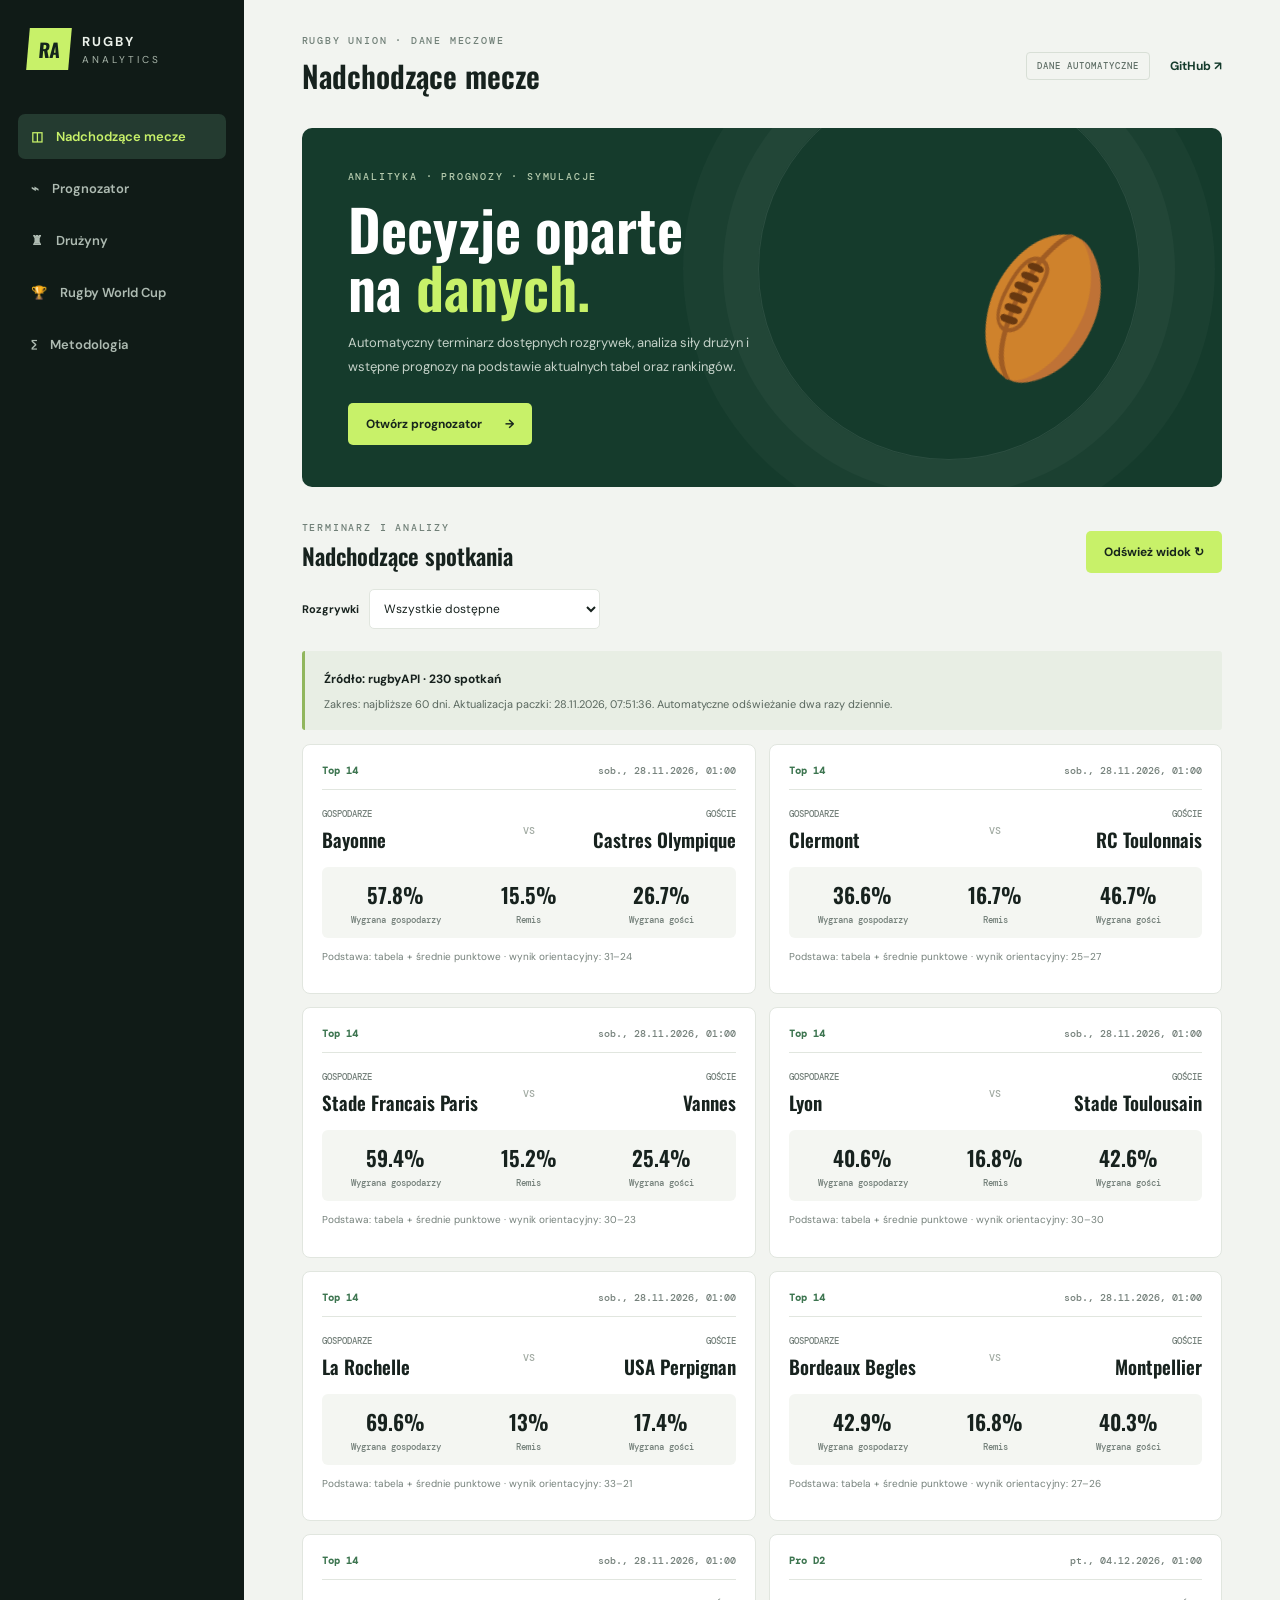
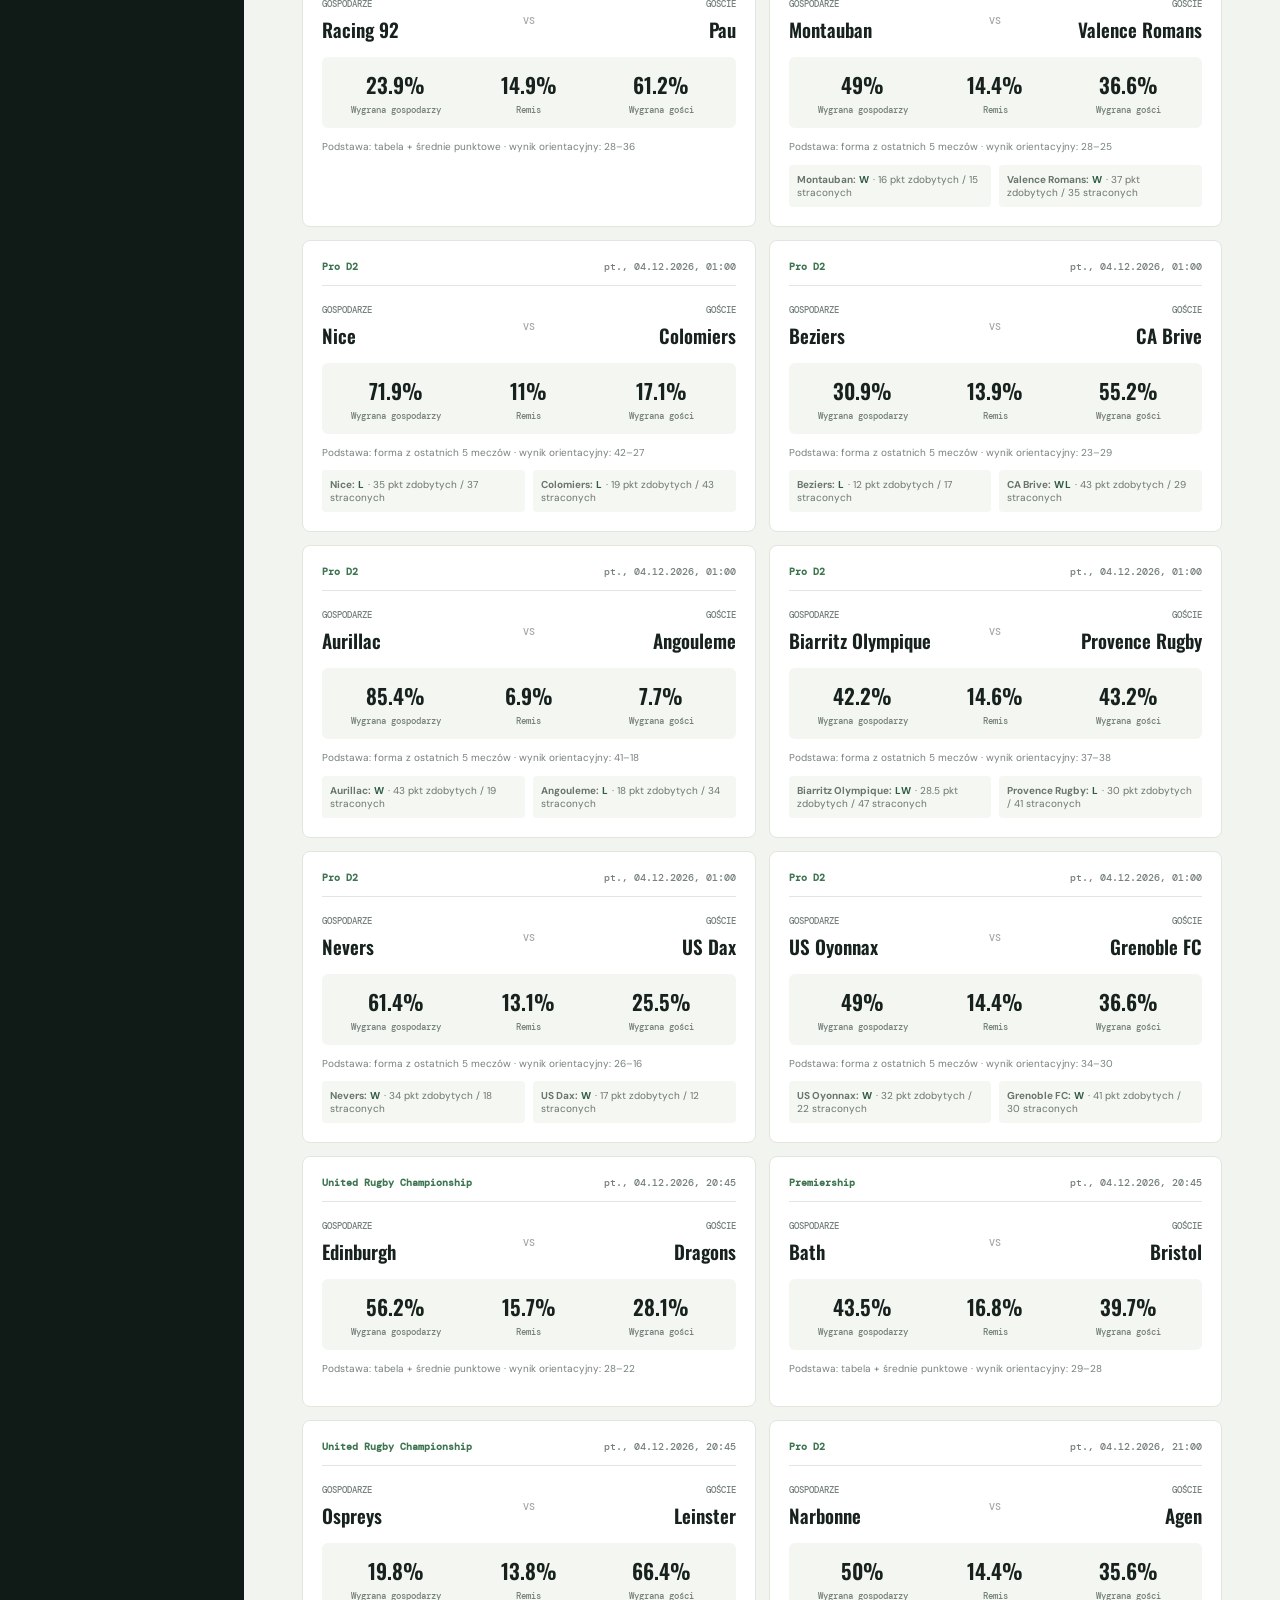
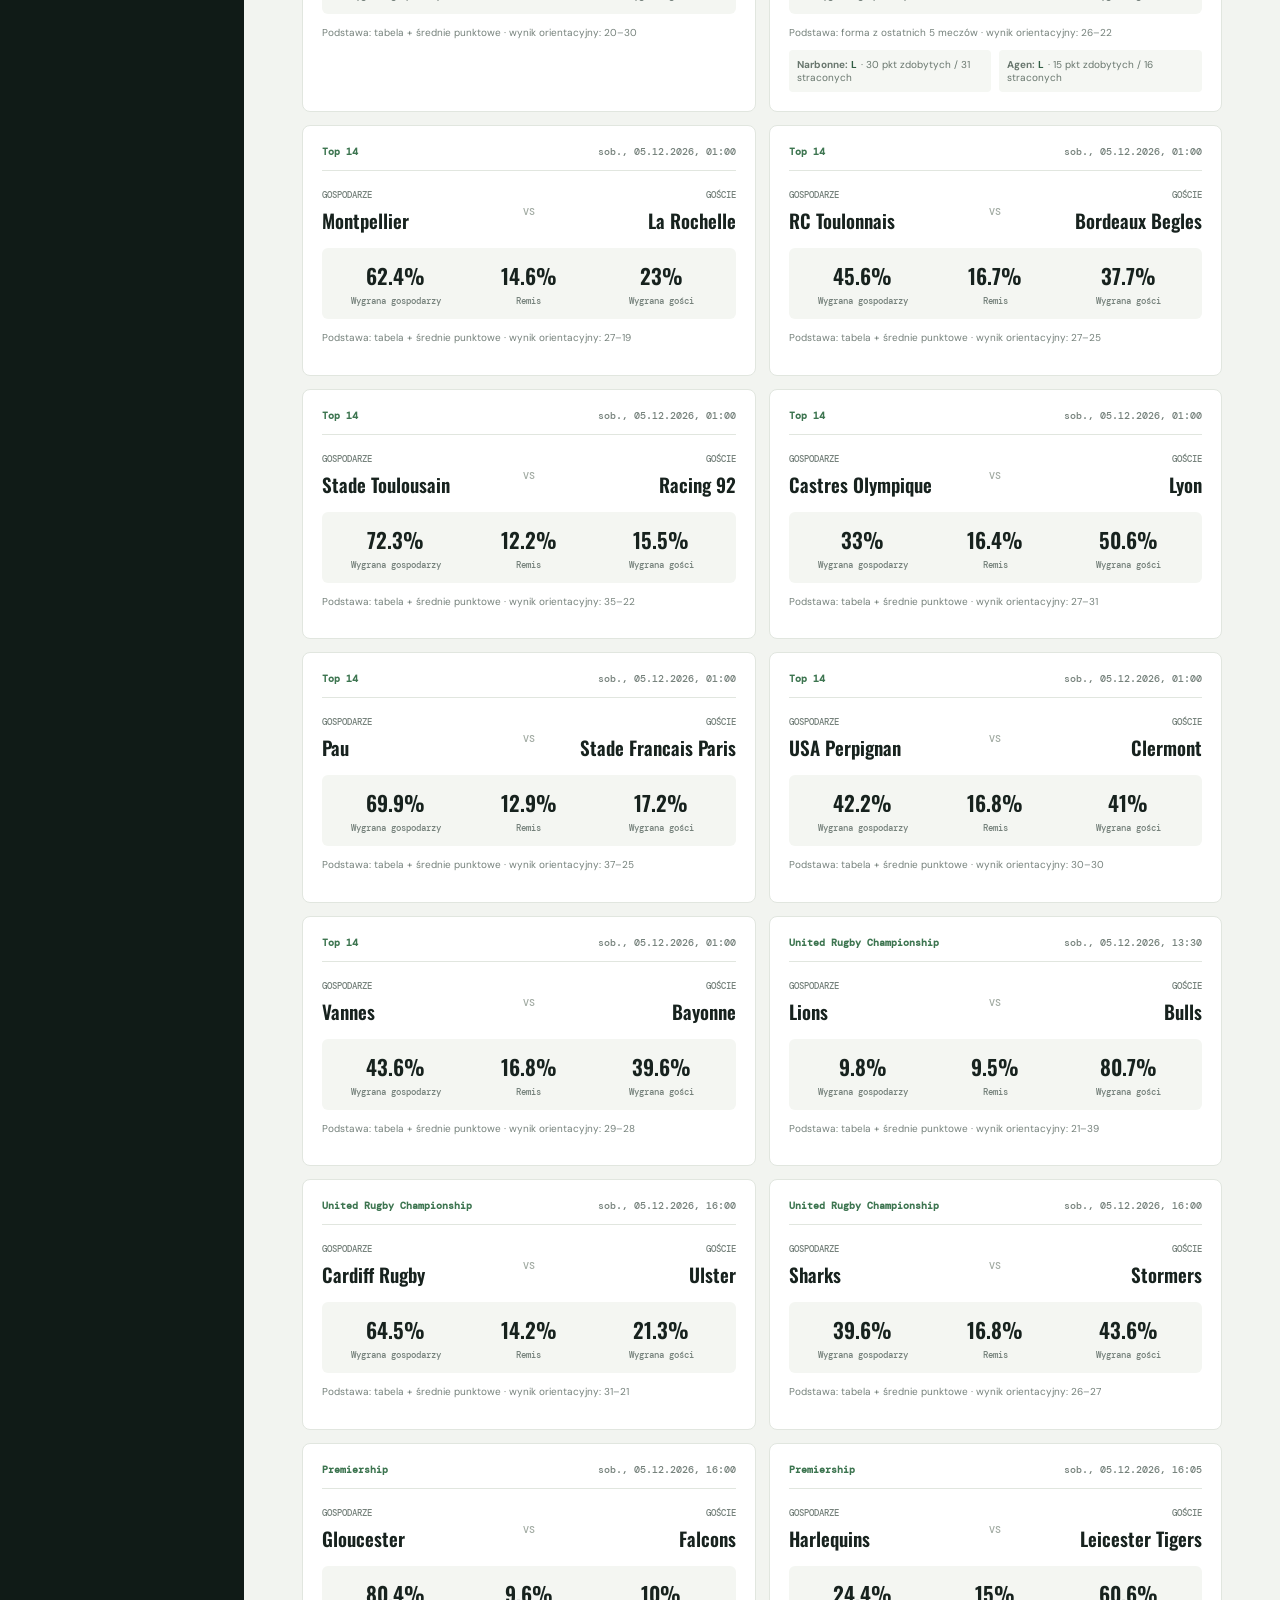
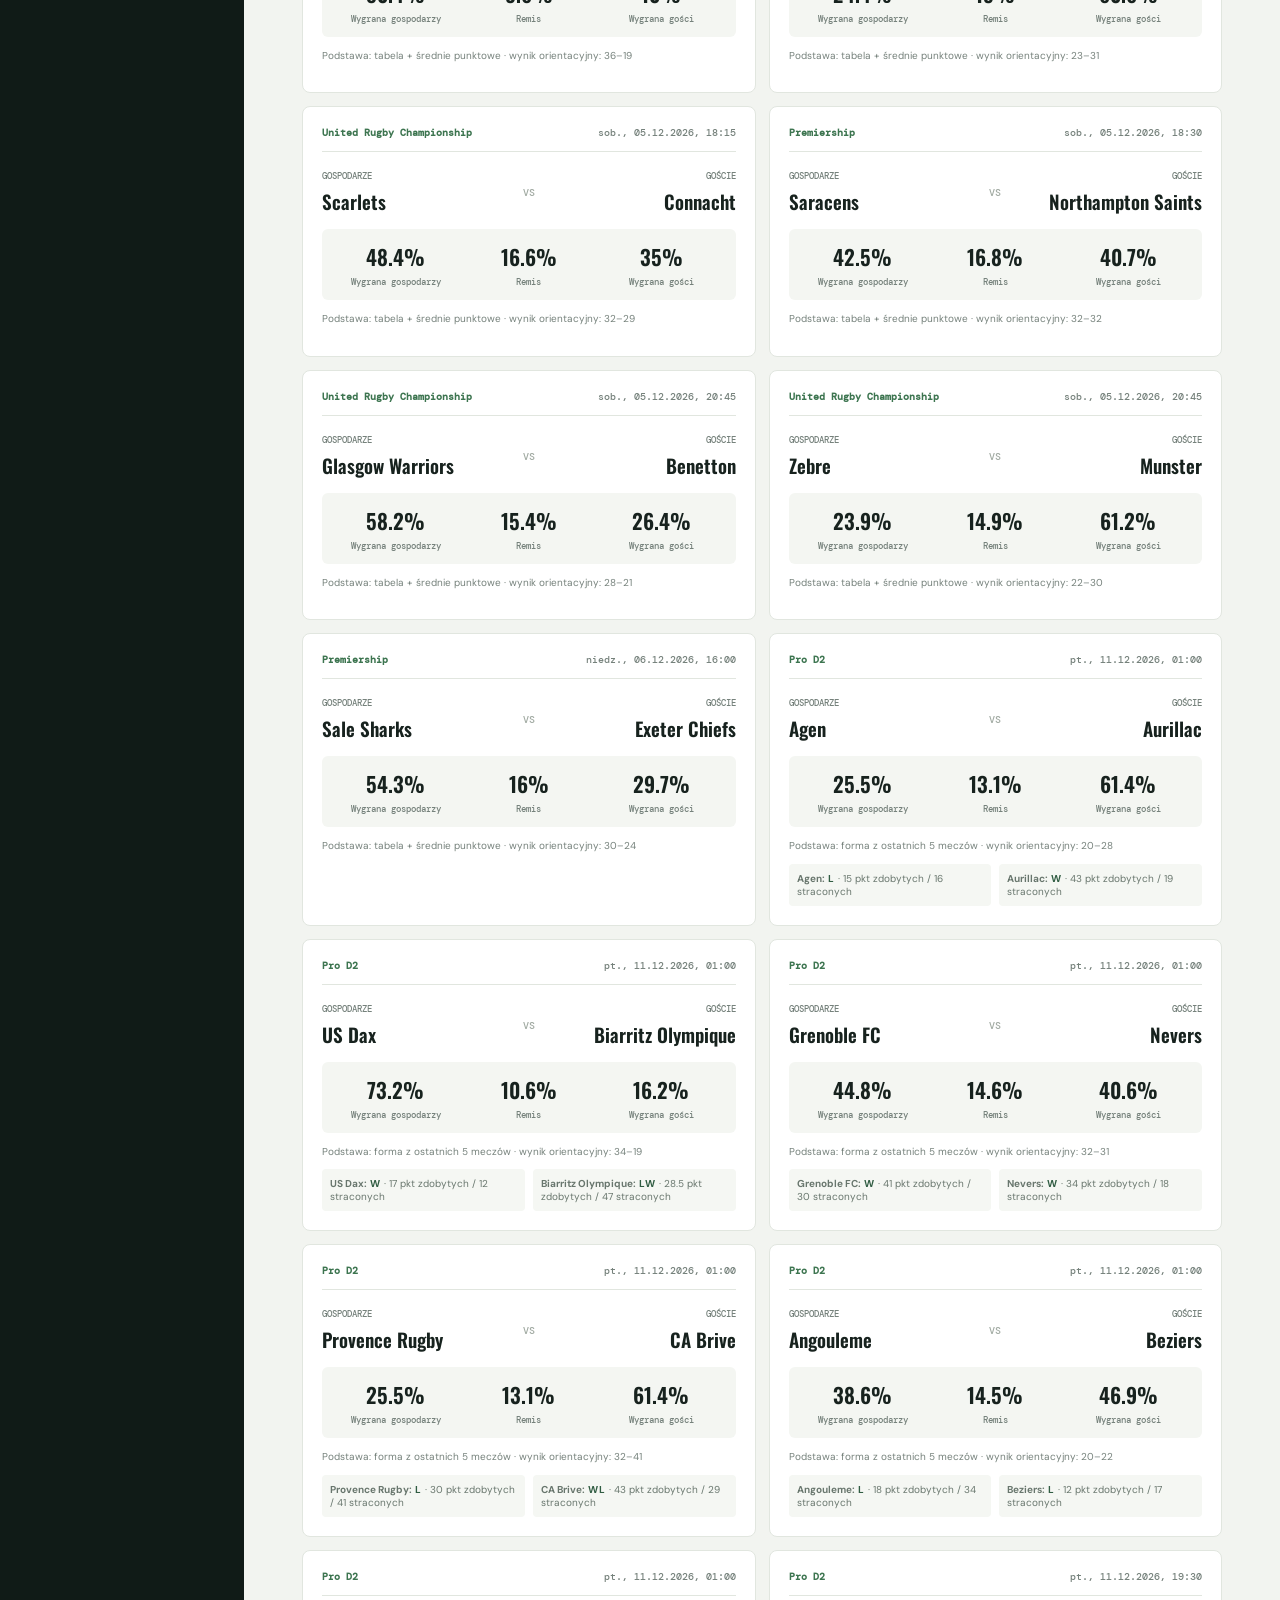
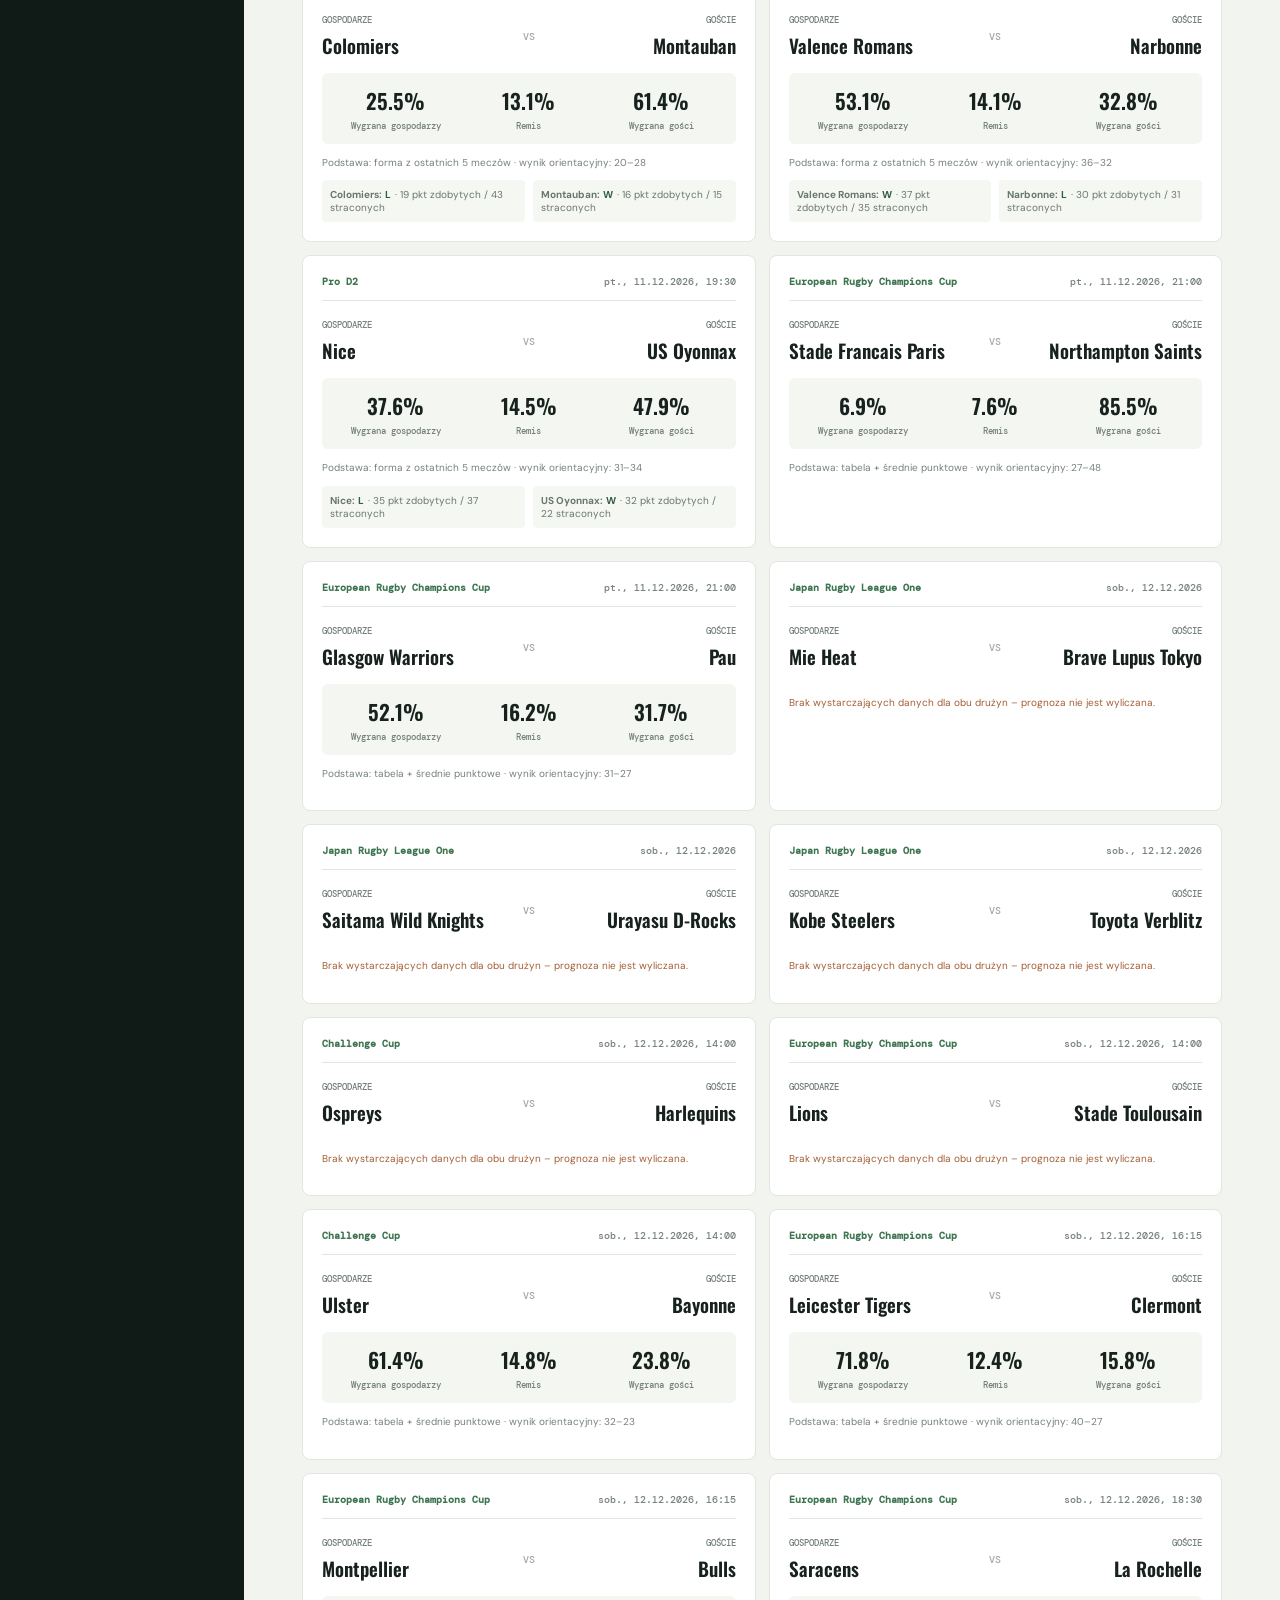
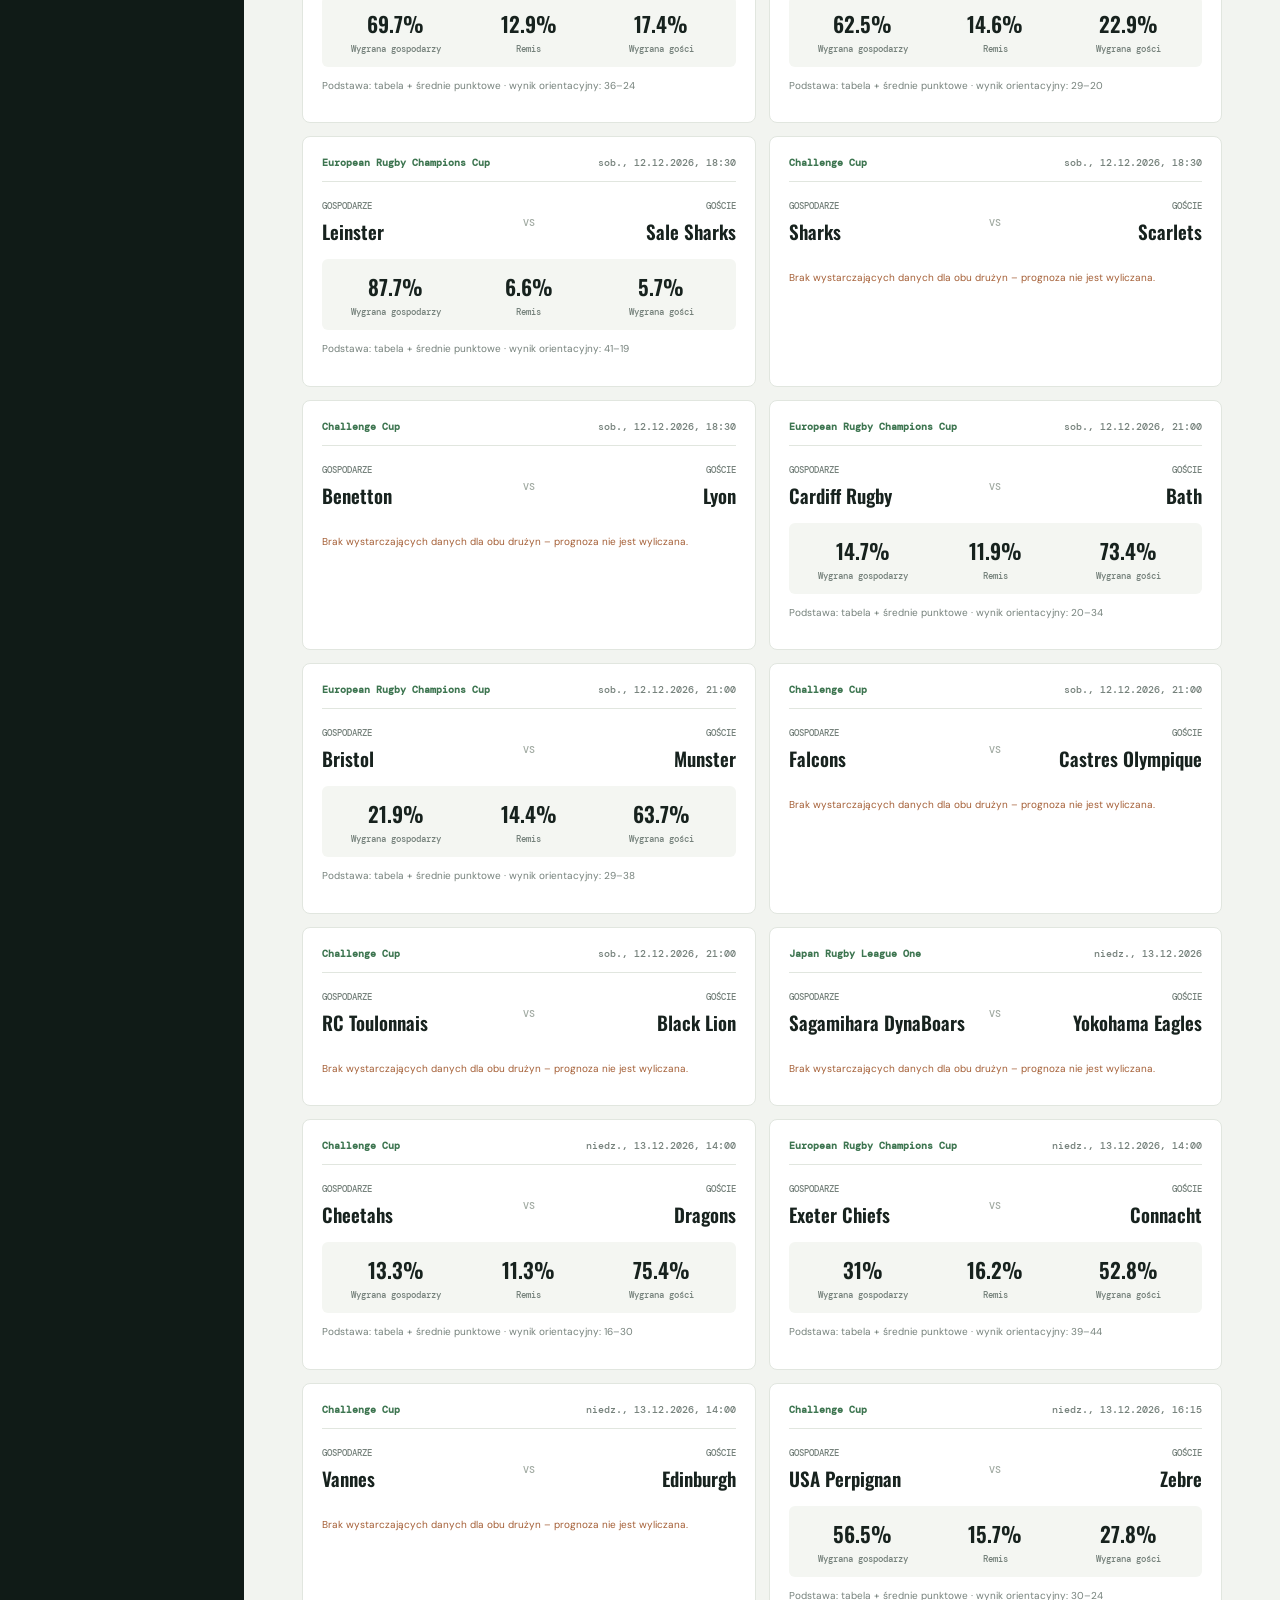
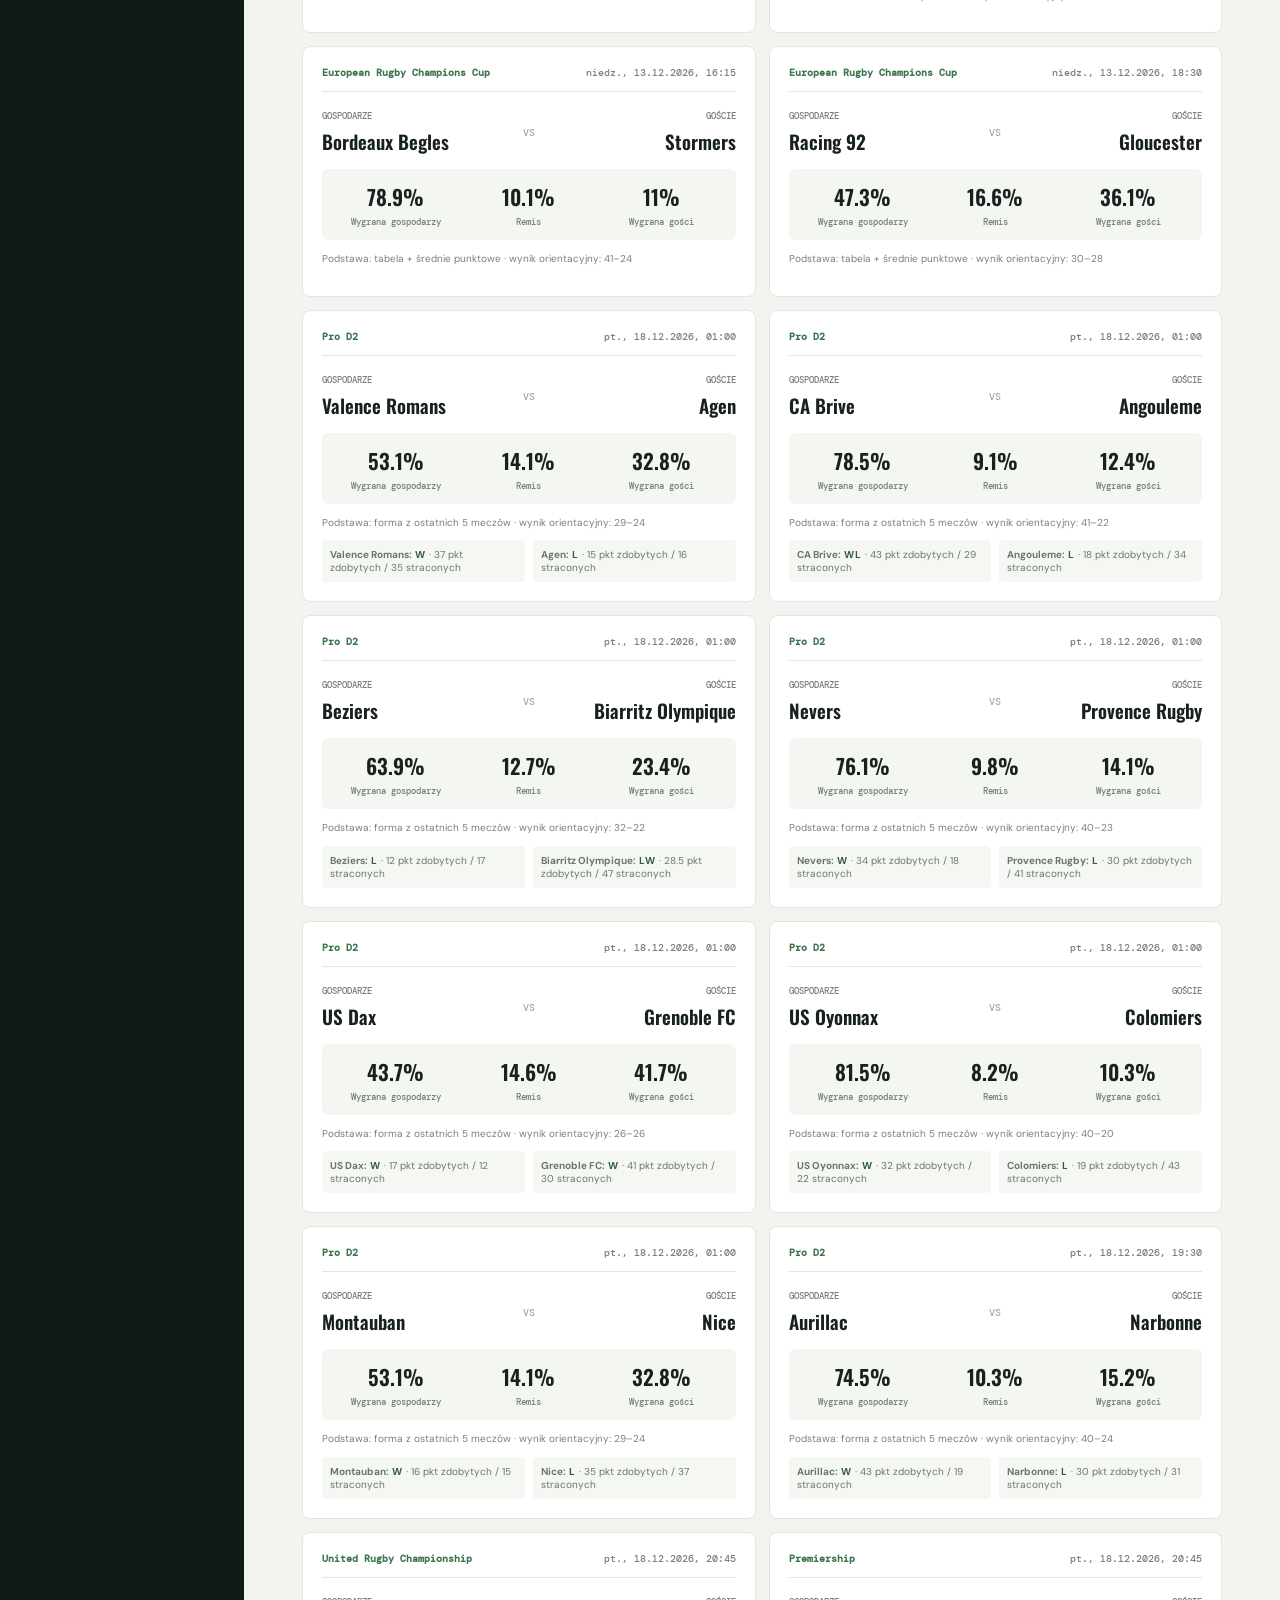
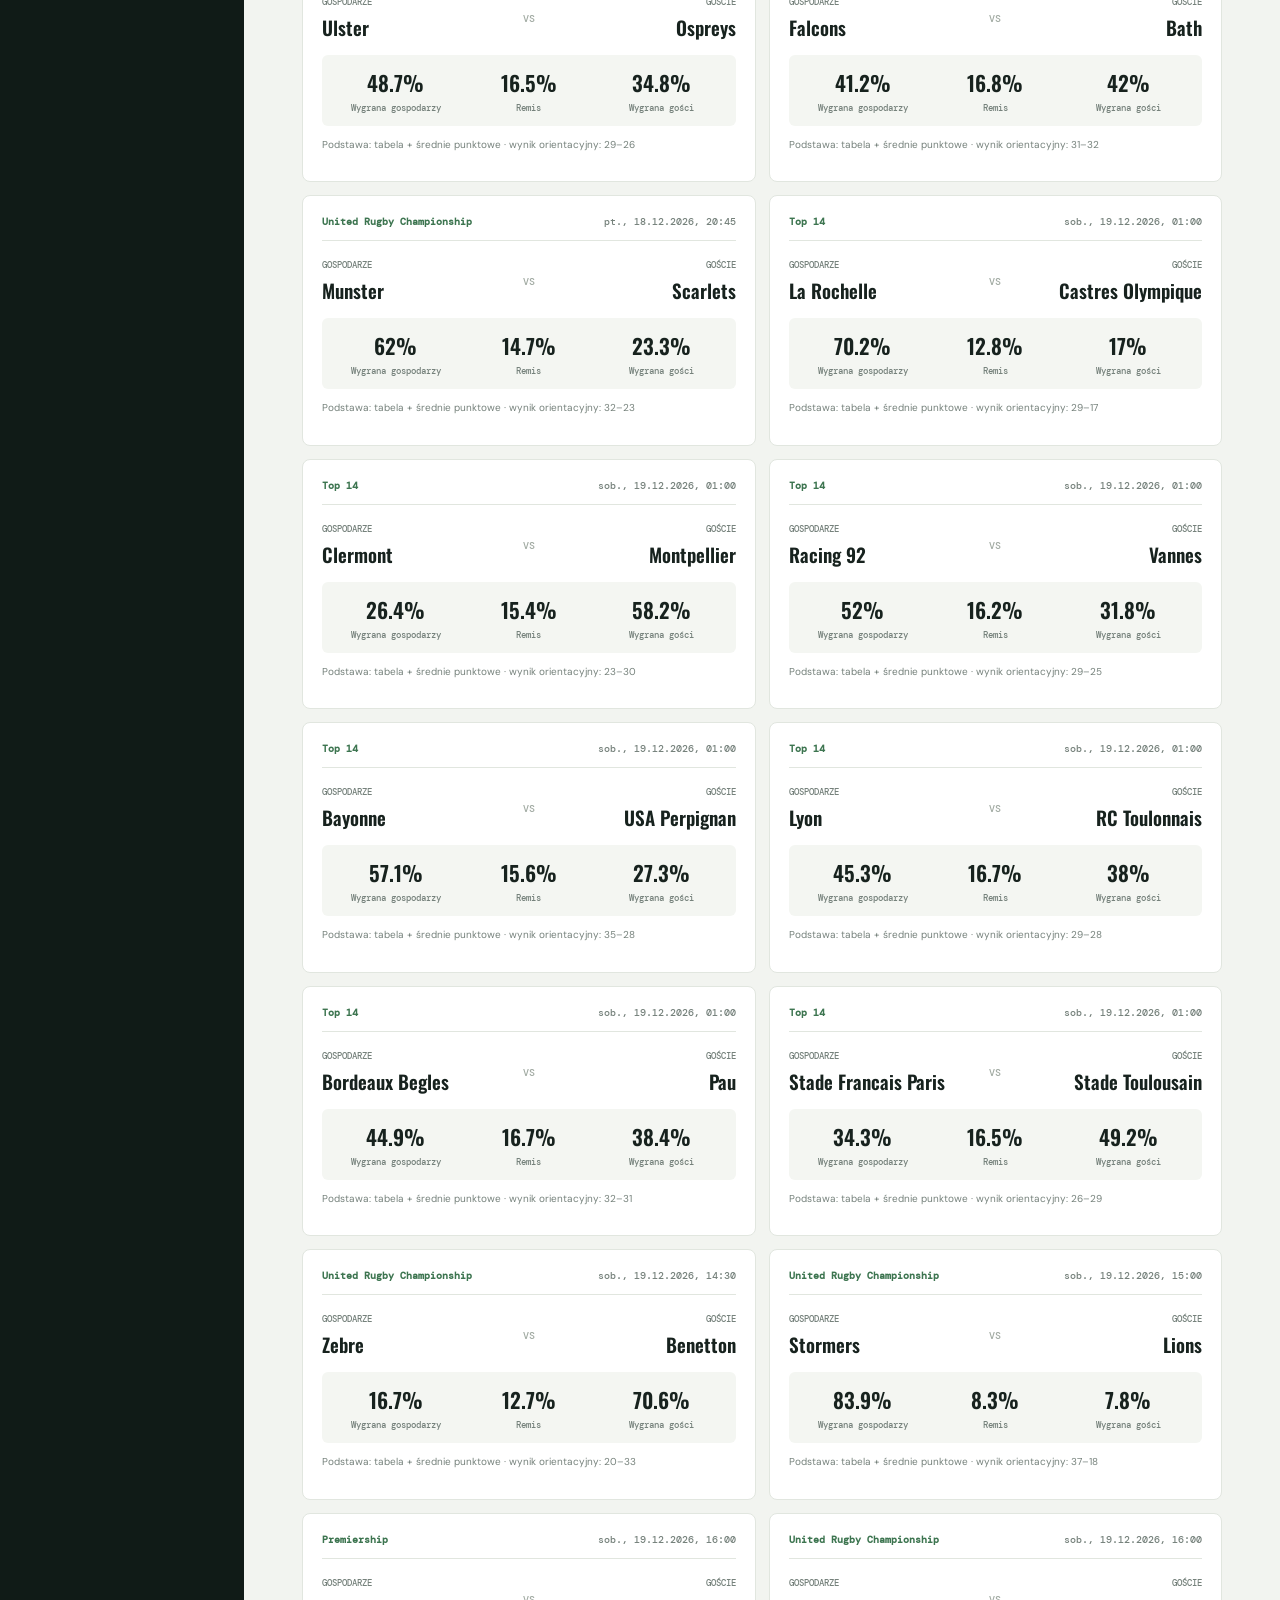
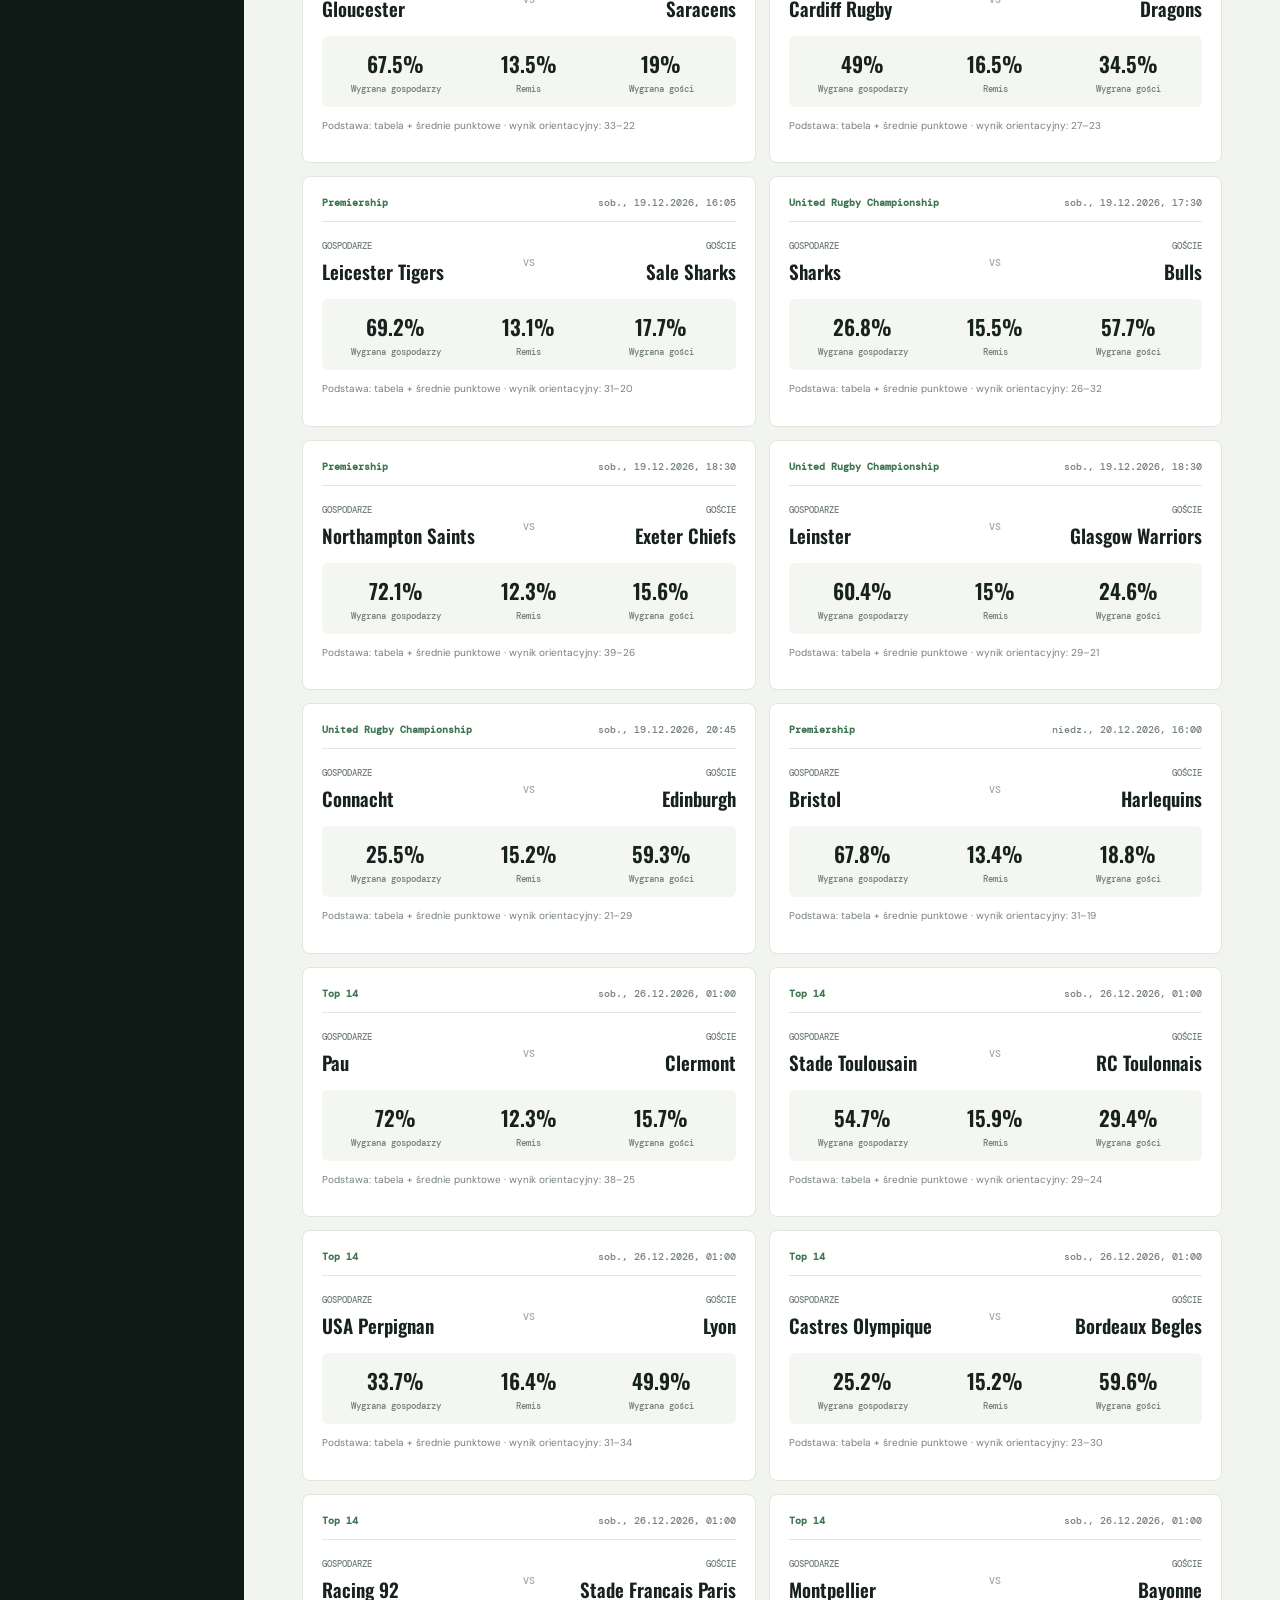
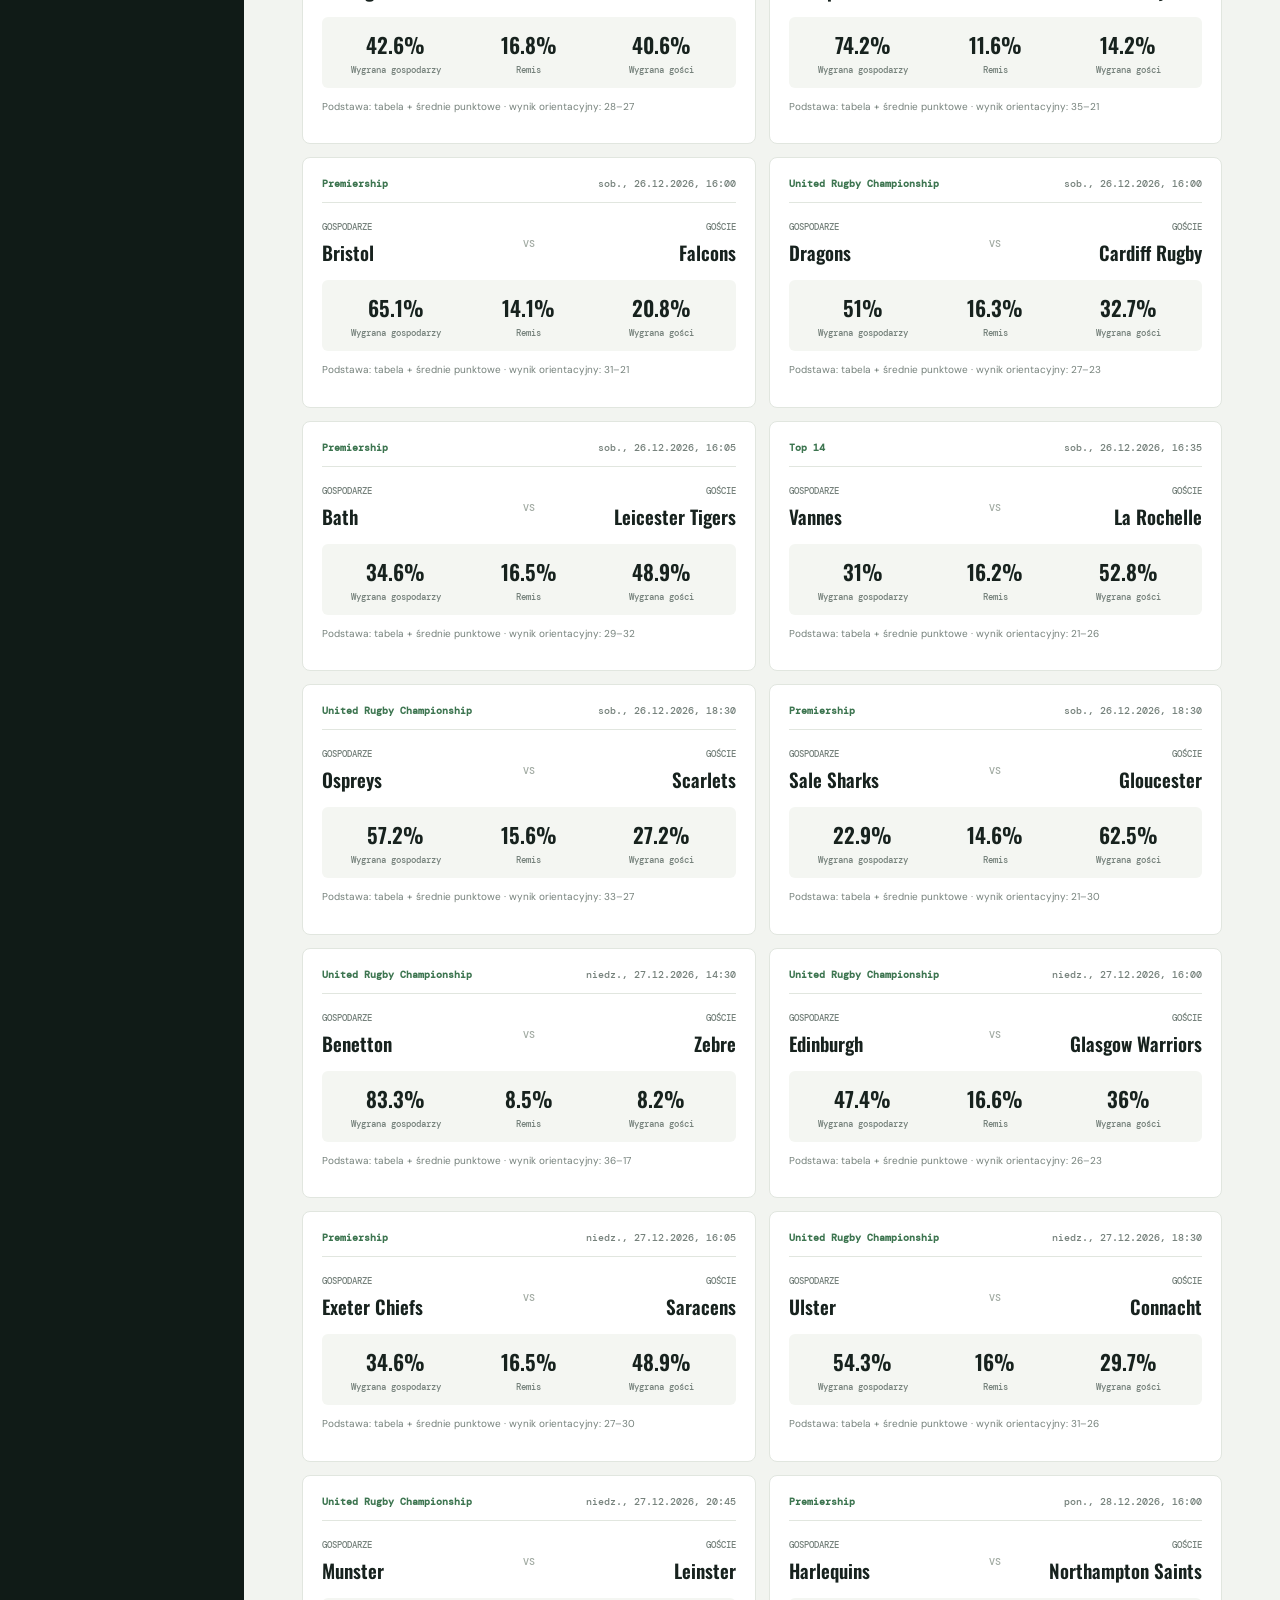
<file: index.html>
<!doctype html>
<html lang="pl"><head><meta charset="utf-8"><meta name="viewport" content="width=device-width,initial-scale=1"><meta name="theme-color" content="#101b18"><title>Rugby Analytics</title><link rel="stylesheet" href="styles.css"></head>
<body><div class="app-shell">
<aside class="sidebar"><div class="brand"><div class="brand-mark">RA</div><div><b>RUGBY</b><span>ANALYTICS</span></div></div><nav id="nav"><button class="nav-item active" data-view="dashboard">◫ <span>Nadchodzące mecze</span></button><button class="nav-item" data-view="predictor">⌁ <span>Prognozator</span></button><button class="nav-item" data-view="teams">♜ <span>Drużyny</span></button><button class="nav-item" data-view="worldcup">🏆 <span>Rugby World Cup</span></button><button class="nav-item" data-view="methodology">∑ <span>Metodologia</span></button></nav><div class="sidebar-bottom"><span class="status-dot"></span> Źródło: rugbyAPI<br><small>Odświeżanie 2 razy dziennie</small></div></aside>
<main class="main"><header class="topbar"><div><div class="eyebrow">RUGBY UNION · DANE MECZOWE</div><h1 id="page-title">Nadchodzące mecze</h1></div><div class="top-actions"><span class="pill">DANE AUTOMATYCZNE</span><a href="https://github.com/marcingrien-prog/rugby-analytics" target="_blank" rel="noreferrer">GitHub ↗</a></div></header>
<section id="view-dashboard" class="view active"><div class="hero"><div><div class="eyebrow light">ANALITYKA · PROGNOZY · SYMULACJE</div><h2>Decyzje oparte<br>na <em>danych.</em></h2><p>Automatyczny terminarz dostępnych rozgrywek, analiza siły drużyn i wstępne prognozy na podstawie aktualnych tabel oraz rankingów.</p><button class="primary" data-go="predictor">Otwórz prognozator <span>→</span></button></div><div class="hero-ball">🏉</div></div>
<div class="section-heading"><div><div class="eyebrow">TERMINARZ I ANALIZY</div><h2>Nadchodzące spotkania</h2></div><button class="primary" id="refresh-fixtures">Odśwież widok ↻</button></div><div class="filter-row"><label for="competition-filter">Rozgrywki</label><select id="competition-filter"><option value="all">Wszystkie dostępne</option></select></div><div id="fixtures-status" class="notice"><b>Ładowanie danych…</b><p>Łączę się z opublikowanym terminarzem.</p></div><div id="fixtures-list" class="fixtures-list"></div><div class="section-heading"><div><div class="eyebrow">TWOJE CENTRUM DANYCH</div><h2>Przegląd systemu</h2></div><span class="muted">Źródło: rugbyAPI</span></div>
<div class="metrics"><article class="metric"><span>Mecze w terminarzu</span><b id="metric-fixtures">—</b><small>Najbliższe 60 dni</small></article><article class="metric"><span>Mecze z prognozą</span><b id="metric-predictions">—</b><small>Na podstawie dostępnych danych</small></article><article class="metric"><span>Rozgrywki</span><b id="metric-competitions">—</b><small>Wykryte w źródle API</small></article><article class="metric"><span>Tabele sezonowe</span><b id="metric-standings">—</b><small>Pobrane bezpośrednio z API</small></article><article class="metric"><span>Zweryfikowane prognozy</span><b id="metric-validated">—</b><small>Po zakończonych meczach</small></article></div>
<div class="section-heading"><div><div class="eyebrow">SZYBKI START</div><h2>Co chcesz przeanalizować?</h2></div></div><div class="quick-grid"><button class="quick-card" data-go="predictor"><b>01 / Prognoza meczu</b><span>Sprawdź prawdopodobieństwa dla spotkań z dostępnymi danymi.</span><strong>Przejdź do analizy →</strong></button><button class="quick-card" data-go="teams"><b>02 / Baza drużyn</b><span>Sprawdź zespoły występujące w pobranym terminarzu.</span><strong>Zobacz reprezentacje →</strong></button><button class="quick-card" data-go="worldcup"><b>03 / Mistrzostwa świata</b><span>Przygotuj symulację turnieju i szans awansu.</span><strong>Otwórz moduł RWC →</strong></button></div>
<div class="notice"><b>Ograniczenia prognoz</b><p>Prognozy są wstępne i zależą od pokrycia danych dla konkretnych rozgrywek. Jeśli brakuje aktualnej tabeli lub rankingu dla obu drużyn, aplikacja nie pokazuje sztucznych prawdopodobieństw. To nie są zweryfikowane typy bukmacherskie.</p></div></section>
<section id="view-predictor" class="view"><div class="section-heading"><div><div class="eyebrow">MODEL PROGNOSTYCZNY</div><h2>Analiza pojedynku</h2></div><span class="muted">Prognozy z danych bieżącego sezonu</span></div><div class="predict-layout"><div class="panel form-panel"><h3>Konfiguracja meczu</h3><label for="home">Drużyna A</label><select id="home"></select><label for="away">Drużyna B</label><select id="away"></select><label for="venue">Miejsce rozgrywania</label><select id="venue"><option value="home">Drużyna A – własne boisko</option><option value="neutral">Boisko neutralne</option><option value="away">Drużyna B – własne boisko</option></select><label for="n-sims">Liczba symulacji</label><select id="n-sims"><option value="5000">5 000</option><option value="20000" selected>20 000</option><option value="50000">50 000</option></select><button id="run-prediction" class="primary full">Oblicz prognozę →</button><p class="fine">Wybierz drużyny z aktualnego terminarza. Prognoza pojawi się tylko wtedy, gdy dostępne są dane dla obu zespołów i tego meczu.</p></div><div class="panel result-panel" id="prediction-result"><div class="empty-state"><div>🏉</div><h3>Wybierz drużyny</h3><p>Wybierz dwie drużyny z terminarza i uruchom analizę dostępnego spotkania.</p></div></div></div></section>
<section id="view-teams" class="view"><div class="section-heading"><div><div class="eyebrow">BAZA DRUŻYN</div><h2>Drużyny w terminarzu</h2></div><span class="muted">Dane rzeczywiste z aktualnego terminarza</span></div><div class="panel table-wrap"><table><thead><tr><th>Drużyna</th><th>Mecze w terminarzu</th><th>Rozgrywki</th><th>Status prognoz</th></tr></thead><tbody id="teams-table"></tbody></table><p class="fine">Lista obejmuje drużyny występujące w pobranym terminarzu. Nie jest to pełna globalna baza wszystkich reprezentacji i klubów.</p></div></section>
<section id="view-worldcup" class="view"><div class="section-heading"><div><div class="eyebrow">RUGBY WORLD CUP</div><h2>Centrum turniejowe</h2></div><span class="muted">Moduł w budowie</span></div><div class="panel wc-panel"><div class="wc-icon">🏆</div><div><h3>Symulator mistrzostw świata</h3><p>Docelowo: konfiguracja grup, terminarz, tabele, punkty bonusowe, tie-breakery, faza pucharowa i wielokrotne symulacje całego turnieju.</p><span class="pill">ETAP 2</span></div></div><div class="notice"><b>Reguły turniejowe</b><p>Moduł będzie uwzględniał oficjalny system punktacji i kryteria rozstrzygania remisów konkretnej edycji RWC. Nie zakładamy, że format każdej edycji jest identyczny.</p></div></section>
<section id="view-methodology" class="view"><div class="section-heading"><div><div class="eyebrow">TRANSPARENTNOŚĆ MODELU</div><h2>Metodologia</h2></div></div><div class="method-grid"><article class="panel"><span class="method-number">01</span><h3>Tabele ligowe</h3><p>Dla rozgrywek klubowych model korzysta z bieżących statystyk sezonu: rozegranych spotkań, zdobytych i straconych punktów oraz różnicy punktów i dorobku tabelowego.</p></article><article class="panel"><span class="method-number">02</span><h3>Rankingi reprezentacji</h3><p>Dla meczów międzynarodowych wykorzystywane są oceny dostępne w rugbyAPI, jeśli źródło dostarczy ranking obu drużyn i oznaczy rozgrywki jako międzynarodowe.</p></article><article class="panel"><span class="method-number">03</span><h3>Prawdopodobieństwa</h3><p>Model szacuje zdobycz punktową z ataku i obrony obu zespołów. Następnie rozkład różnicy punktów przelicza na prawdopodobieństwa wygranej, remisu i porażki. W miarę dostępności forma z pięciu ostatnich spotkań koryguje średnie sezonowe.</p></article><article class="panel"><span class="method-number">04</span><h3>Walidacja</h3><p>Model nie przeszedł jeszcze backtestingu na pełnym archiwum meczów. Przed wykorzystaniem do typowania potrzebna jest walidacja historyczna, kalibracja i porównanie z kursem rynkowym.</p></article></div><div class="notice"><b>Ważne ograniczenie</b><p>Model zapisuje pierwszą prognozę przed meczem i po poznaniu wyniku oblicza trafność oraz Brier Score. Historia wyników na darmowym API jest ograniczona, więc wskaźniki walidacji pojawią się dopiero po zebraniu wystarczającej liczby zakończonych spotkań. Do tego czasu prognozy pozostają eksperymentalne.</p></div></section>
<footer>RUGBY ANALYTICS <span>Analiza danych rugby union · wersja 0.7.0</span></footer></main></div><script src="./app.js?v=20261119-7" defer></script></body></html>
</file>
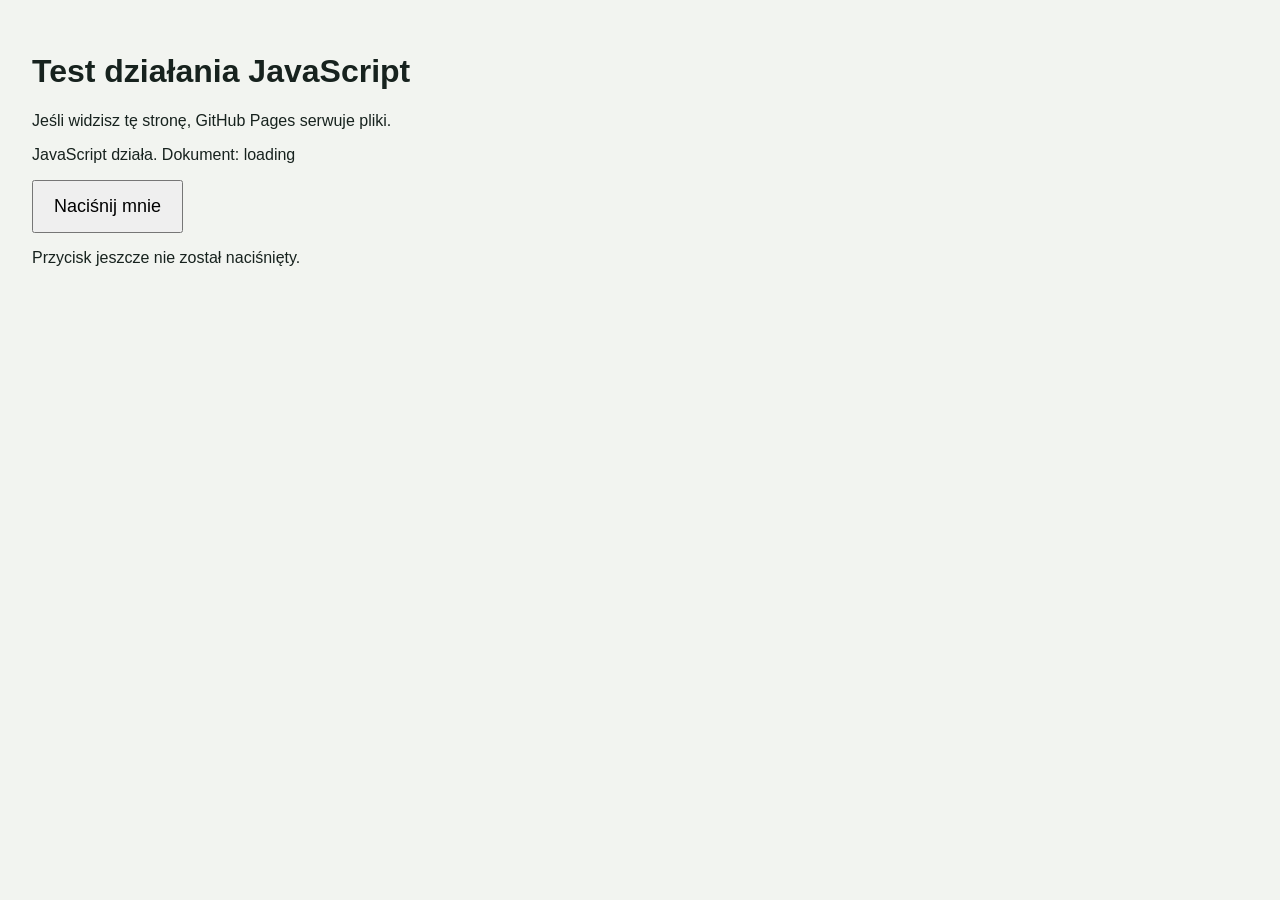
<file: diagnostic.html>
<!doctype html>
<html lang="pl"><head><meta charset="utf-8"><meta name="viewport" content="width=device-width,initial-scale=1"><title>Test Rugby Analytics</title></head>
<body style="font-family:Arial,sans-serif;padding:24px;background:#f2f4f0;color:#17221e">
<h1>Test działania JavaScript</h1>
<p>Jeśli widzisz tę stronę, GitHub Pages serwuje pliki.</p>
<p id="state">Sprawdzam uruchomienie JavaScript…</p>
<button id="test" style="padding:14px 20px;font-size:18px">Naciśnij mnie</button>
<p id="result">Przycisk jeszcze nie został naciśnięty.</p>
<script>
document.getElementById('state').textContent='JavaScript działa. Dokument: '+document.readyState;
document.getElementById('test').addEventListener('click',function(){document.getElementById('result').textContent='SUKCES — kliknięcie działa.';});
</script></body></html>
</file>
<file: styles.css>
@import url('https://fonts.googleapis.com/css2?family=DM+Mono:wght@400;500&family=DM+Sans:wght@400;500;600;700;800&family=Oswald:wght@500;600;700&display=swap');:root{--bg:#f2f4f0;--ink:#17221e;--muted:#75817b;--green:#153b2c;--lime:#c8f169;--line:#e1e6df;--orange:#e8753d}*{box-sizing:border-box}body{margin:0;background:var(--bg);color:var(--ink);font-family:'DM Sans',sans-serif}.app-shell{display:flex;min-height:100vh}.sidebar{width:244px;background:#101b17;color:#eaf0e9;padding:28px 18px;display:flex;flex-direction:column;flex-shrink:0}.brand{display:flex;align-items:center;gap:12px;padding:0 10px 44px}.brand-mark{width:42px;height:42px;background:var(--lime);color:#14251c;display:grid;place-items:center;font-family:Oswald;font-weight:700;font-size:19px;transform:skew(-5deg)}.brand b,.brand span{display:block;letter-spacing:2px;font-size:13px}.brand span{font-size:10px;color:#a8b5aa;letter-spacing:3px;margin-top:3px}.sidebar nav{display:grid;gap:7px}.nav-item{border:0;background:none;color:#aebbb2;text-align:left;padding:14px 13px;border-radius:7px;font:600 13px 'DM Sans';cursor:pointer}.nav-item span{margin-left:10px}.nav-item:hover,.nav-item.active{background:#243b30;color:var(--lime)}.sidebar-bottom{margin-top:auto;color:#aebbb2;font-size:11px;line-height:2;padding:20px 10px}.sidebar-bottom small{padding-left:15px;color:#77877d}.status-dot{display:inline-block;width:7px;height:7px;border-radius:50%;background:var(--lime);margin-right:7px}.main{max-width:1500px;width:calc(100% - 244px);padding:34px 4.5%;margin:0 auto}.topbar{display:flex;justify-content:space-between;align-items:center;margin-bottom:30px}.eyebrow{font:500 10px 'DM Mono';letter-spacing:1.8px;color:#718078}.topbar h1{font:600 30px Oswald;margin:6px 0 0}.top-actions{display:flex;align-items:center;gap:20px;font-size:12px}.top-actions a{color:var(--green);text-decoration:none;font-weight:700}.pill{font:500 9px 'DM Mono';letter-spacing:1px;padding:7px 10px;border:1px solid #d8dfd6;border-radius:4px;color:#617068}.view{display:none}.view.active{display:block}.hero{background:var(--green);color:white;min-height:290px;border-radius:10px;padding:42px 5%;display:flex;align-items:center;justify-content:space-between;overflow:hidden;position:relative}.hero:after{content:'';position:absolute;width:380px;height:380px;border:1px solid #ffffff18;border-radius:50%;right:9%;top:-50px;box-shadow:0 0 0 35px #ffffff08,0 0 0 75px #ffffff06}.hero .eyebrow{color:#b4caad}.hero h2{font:600 clamp(38px,5vw,57px)/1.02 Oswald;margin:16px 0}.hero h2 em{color:var(--lime);font-style:normal}.hero p{max-width:440px;color:#c5d2c9;font-size:13px;line-height:1.8;margin-bottom:25px}.hero-ball{font-size:120px;z-index:1;filter:grayscale(.2);transform:rotate(-18deg);margin-right:7%}.primary{background:var(--lime);color:#17251c;border:0;padding:13px 18px;border-radius:5px;font:700 12px 'DM Sans';cursor:pointer}.primary:hover{filter:brightness(.95);transform:translateY(-1px)}.primary span{margin-left:20px}.primary.full{width:100%;margin-top:10px}.section-heading{display:flex;align-items:end;justify-content:space-between;margin:34px 0 16px}.section-heading h2{font:600 23px Oswald;margin:5px 0 0}.muted{font-size:11px;color:var(--muted)}.metrics{display:grid;grid-template-columns:repeat(5,1fr);gap:12px}.metric,.panel,.quick-card{background:#fff;border:1px solid var(--line);border-radius:8px}.metric{padding:18px}.metric span,.metric small{display:block;color:var(--muted);font-size:11px}.metric b{display:block;font:600 17px Oswald;margin:13px 0 7px}.metric .orange{color:var(--orange)}.quick-grid{display:grid;grid-template-columns:repeat(3,1fr);gap:12px}.quick-card{text-align:left;padding:20px;cursor:pointer;color:var(--ink);display:flex;flex-direction:column;min-height:150px}.quick-card b{font:600 16px Oswald}.quick-card span{font-size:12px;line-height:1.6;color:var(--muted);margin:12px 0 18px}.quick-card strong{font-size:11px;color:#39704e;margin-top:auto}.quick-card:hover{border-color:#8aaa8b}.notice{background:#e8eee4;border-left:3px solid #91b65d;padding:16px 19px;margin-top:22px;border-radius:3px}.notice b{font-size:12px}.notice p{font-size:11px;color:#59675e;line-height:1.7;margin:7px 0 0}.predict-layout{display:grid;grid-template-columns:310px 1fr;gap:15px}.panel{padding:22px}.panel h3{font:600 18px Oswald;margin:0 0 20px}.form-panel label{display:block;font-size:11px;font-weight:700;margin:14px 0 7px}.form-panel select{width:100%;padding:12px;border:1px solid var(--line);border-radius:5px;background:#fafbf9;color:var(--ink);font:12px 'DM Sans'}.fine{font-size:10px;color:var(--muted);line-height:1.6;margin:14px 0 0}.empty-state{text-align:center;padding:50px 20px;color:var(--muted)}.empty-state div{font-size:45px}.empty-state h3{color:var(--ink);margin:14px 0 8px}.empty-state p{font-size:12px}.result-panel{min-height:420px}.result-head{display:flex;justify-content:space-between;align-items:center;border-bottom:1px solid var(--line);padding-bottom:17px}.result-head h3{margin:0}.win-grid{display:grid;grid-template-columns:1fr 1fr 1fr;gap:10px;margin:22px 0}.win-box{background:#f4f6f2;border-radius:6px;padding:15px;text-align:center}.win-box b{display:block;font:600 27px Oswald}.win-box span{font-size:10px;color:var(--muted)}.scoreline{display:flex;align-items:center;justify-content:center;gap:18px;margin:22px 0}.scoreline strong{font:600 38px Oswald}.scoreline span{font-size:11px;color:var(--muted)}.bar-label{display:flex;justify-content:space-between;font-size:11px;margin:15px 0 7px}.bar{height:9px;background:#edf0eb;border-radius:10px;overflow:hidden;display:flex}.bar .a{background:#39704e}.bar .b{background:#d68a4b}.table-wrap{overflow:auto}table{width:100%;border-collapse:collapse;font-size:12px}th{text-align:left;color:var(--muted);font:500 10px 'DM Mono';padding:12px;border-bottom:1px solid var(--line)}td{padding:14px 12px;border-bottom:1px solid #edf0eb}td:first-child{font-weight:700}.tag{font:10px 'DM Mono';padding:5px 7px;border-radius:4px;background:#f1f3ef;color:#65746a}.wc-panel{display:flex;gap:24px;align-items:center;padding:30px}.wc-icon{font-size:55px}.wc-panel h3{margin:0 0 8px}.wc-panel p,.method-grid p{font-size:12px;color:var(--muted);line-height:1.7;max-width:650px}.method-grid{display:grid;grid-template-columns:1fr 1fr;gap:13px}.method-number{font:500 11px 'DM Mono';color:#86a65a}.method-grid h3{margin:12px 0 5px}footer{border-top:1px solid var(--line);margin-top:45px;padding:20px 0;font:500 10px 'DM Mono';letter-spacing:1px;color:#637068}footer span{float:right;letter-spacing:0;font-family:'DM Sans';font-size:10px}@media(max-width:900px){.sidebar{width:190px}.main{width:calc(100% - 190px);padding:25px 3%}.metrics{grid-template-columns:1fr 1fr}.hero-ball{font-size:80px}.predict-layout{grid-template-columns:1fr}}@media(max-width:650px){.app-shell{display:block}.sidebar{width:100%;padding:13px 14px}.brand{padding:0 6px 12px}.brand-mark{width:34px;height:34px}.sidebar nav{display:flex;overflow:auto;gap:4px}.nav-item{white-space:nowrap;padding:10px}.nav-item span{margin-left:5px}.sidebar-bottom{display:none}.main{width:100%;padding:22px 16px}.topbar h1{font-size:25px}.hero{min-height:260px;padding:28px 22px}.hero-ball{position:absolute;right:-5px;bottom:0;font-size:70px;opacity:.35}.hero p{max-width:90%}.quick-grid,.method-grid{grid-template-columns:1fr}.metrics{gap:8px}.metric{padding:13px}.metric b{font-size:15px}.section-heading{align-items:start;gap:8px}.muted{max-width:120px;text-align:right}.top-actions{gap:8px}.top-actions .pill{display:none}footer span{float:none;display:block;margin-top:8px}}

/* Automated fixtures dashboard */
.fixtures-list{display:grid;grid-template-columns:repeat(2,minmax(0,1fr));gap:13px;margin-top:14px}
.fixture-card{background:#fff;border:1px solid var(--line);border-radius:8px;padding:19px}
.fixture-meta{display:flex;justify-content:space-between;gap:10px;color:var(--muted);font:500 10px 'DM Mono';border-bottom:1px solid var(--line);padding-bottom:12px}
.fixture-meta span{color:#3d7550;font-weight:700}
.fixture-teams{display:flex;align-items:center;justify-content:space-between;gap:10px;padding:18px 0 14px}
.fixture-teams>div{flex:1;min-width:0}
.fixture-teams .away{text-align:right}
.fixture-teams small,.fixture-prob span{display:block;color:var(--muted);font:500 9px 'DM Mono';margin-bottom:5px}
.fixture-teams strong{font:600 19px Oswald;overflow-wrap:anywhere}
.fixture-vs{font:500 10px 'DM Mono';color:#a1aaa2}
.fixture-prob{display:grid;grid-template-columns:repeat(3,1fr);gap:8px;background:#f4f6f2;padding:12px;border-radius:6px;text-align:center}
.fixture-prob b{display:block;font:600 21px Oswald;margin-bottom:4px}
.fixture-prob span{font-size:9px;margin:0}
.fixture-basis{font-size:10px;color:#75817b;line-height:1.55;margin:11px 0 0}
.fixture-basis.no-prediction{color:#a45e35}
@media(max-width:850px){.fixtures-list{grid-template-columns:1fr}}

.filter-row{display:flex;align-items:center;gap:10px;margin:12px 0}.filter-row label{font-size:11px;font-weight:700}.filter-row select{min-width:220px;padding:10px;border:1px solid var(--line);border-radius:5px;background:#fff;color:var(--ink);font:12px 'DM Sans'}@media(max-width:650px){.filter-row{align-items:stretch;flex-direction:column}.filter-row select{width:100%}}
.fixture-forms{display:grid;grid-template-columns:1fr 1fr;gap:8px;margin-top:10px}.fixture-form{font-size:10px;color:#68766d;background:#f5f7f3;border-radius:4px;padding:8px;margin:0}.fixture-form b{letter-spacing:1px;color:#315d43}@media(max-width:900px){.fixture-forms{grid-template-columns:1fr}}
</file>
